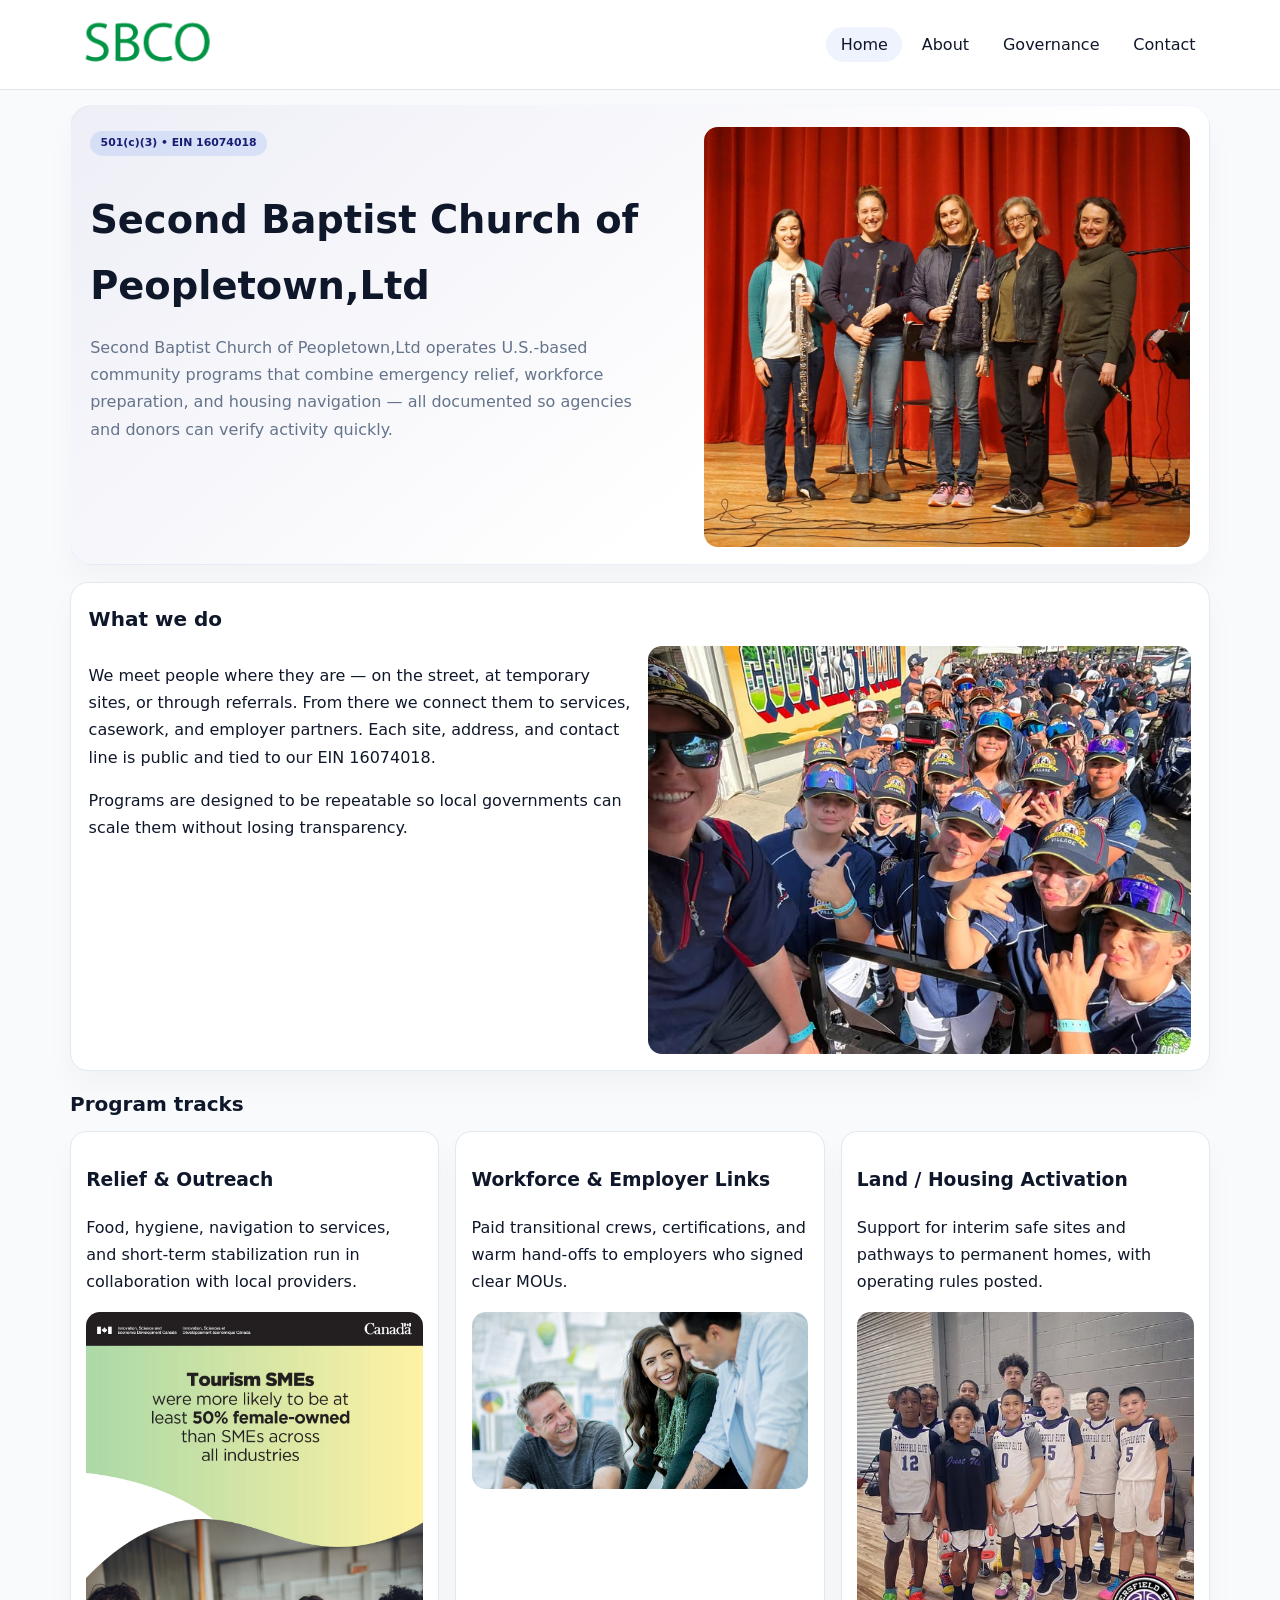
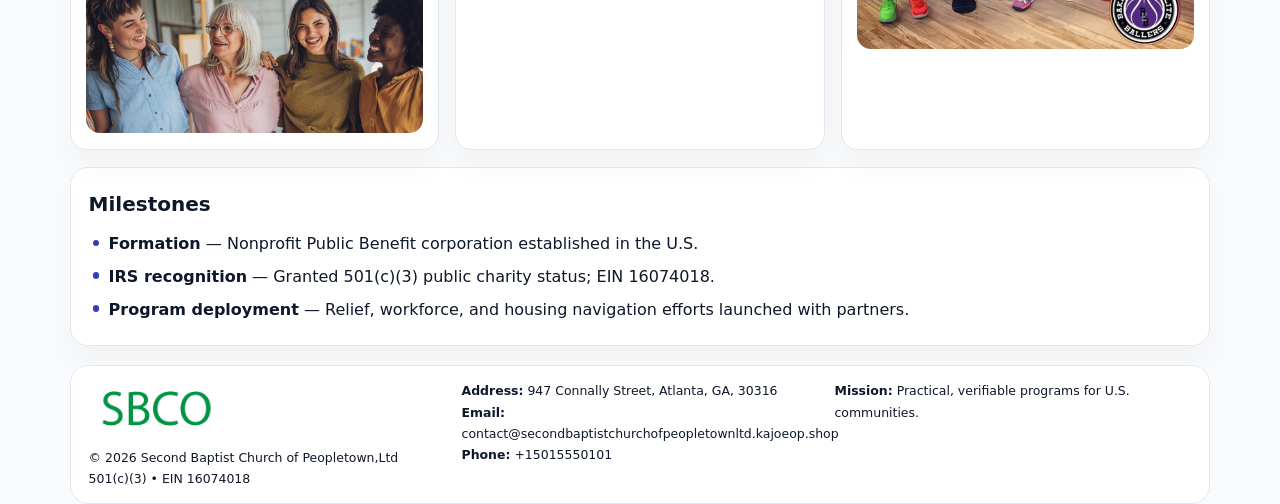
<file: index.html>
<!doctype html><html lang="en"><head>
<meta charset="utf-8">
<meta name="viewport" content="width=device-width,initial-scale=1">
<title>Second Baptist Church of Peopletown,Ltd – Nonprofit • 2025</title>
<link rel="stylesheet" href="assets/styles.css">
<link rel="icon" href="images/logo.png">
<meta name="data-ein" content="16074018">
<meta name="data-name" content="Second Baptist Church of Peopletown,Ltd">
<meta name="data-email" content="contact@secondbaptistchurchofpeopletownltd.kajoeop.shop">
<meta name="data-phone" content="+15015550101">
<meta name="data-address" content="947 Connally Street, Atlanta, GA, 30316">
<meta name="data-map" content="947+Connally+Street,+Atlanta,+GA,+30316">
  <meta name="description" content="We are a 501(c)(3) organization advancing community services, education, and direct relief through transparent programs, local partnerships, and measurable outcomes.">
</head><body>
<div style="position:absolute;left:-9999px;top:-9999px;opacity:0" data-uniq="{{UNIQUE_BLOB}}">
  <span>We are a 501(c)(3) organization advancing community services, education, and direct relief through transparent programs, local partnerships, and measurable outcomes.</span><svg width="12" height="12" viewBox="0 0 12 12" xmlns="http://www.w3.org/2000/svg"><circle cx="6" cy="6" r="5" fill="#0f766e"/></svg><img src="images/finance.jpg" width="1" height="1" alt="" loading="lazy"/>
</div>

<header>
  <div class="topbar">
    <a href="index.html"><img src="images/logo.png" style="width:155px" alt=""></a>
    <nav>
      <a class="active" href="index.html">Home</a>
      <a href="about.html">About</a>
      <a href="governance.html">Governance</a>
      <a href="contact.html">Contact</a>
    </nav>
  </div>
</header>

<section class="ce5d11c4f59">
  <div>
    <span class="cd116db0a16">501(c)(3) • EIN 16074018</span>
    <h1>Second Baptist Church of Peopletown,Ltd</h1>
    <p class="c23ea0a8a86">Second Baptist Church of Peopletown,Ltd operates U.S.-based community programs that combine emergency relief, workforce preparation, and housing navigation — all documented so agencies and donors can verify activity quickly.</p>
  </div>
  <img src="images/hero.jpg" alt="Community program">
</section>

<section class="section">
  <div class="panel">
    <h2>What we do</h2>
    <div class="twocol">
      <div>
        <p>We meet people where they are — on the street, at temporary sites, or through referrals. From there we connect them to services, casework, and employer partners. Each site, address, and contact line is public and tied to our EIN 16074018.</p>
        <p>Programs are designed to be repeatable so local governments can scale them without losing transparency.</p>
      </div>
      <div>
        <img src="images/community.jpg" alt="Community work">
      </div>
    </div>
  </div>
</section>

<section class="section">
  <h2>Program tracks</h2>
  <div class="cards">
    <article class="c66a0bfdb6c">
      <h3>Relief & Outreach</h3>
      <p>Food, hygiene, navigation to services, and short-term stabilization run in collaboration with local providers.</p>
      <img src="images/relief.jpg" alt="" style="margin-top:.6rem">
    </article>
    <article class="c66a0bfdb6c">
      <h3>Workforce & Employer Links</h3>
      <p>Paid transitional crews, certifications, and warm hand-offs to employers who signed clear MOUs.</p>
      <img src="images/jobs.jpg" alt="" style="margin-top:.6rem">
    </article>
    <article class="c66a0bfdb6c">
      <h3>Land / Housing Activation</h3>
      <p>Support for interim safe sites and pathways to permanent homes, with operating rules posted.</p>
      <img src="images/land.jpg" alt="" style="margin-top:.6rem">
    </article>
  </div>
</section>

<section class="section">
  <div class="panel">
    <h2>Milestones</h2>
    <ul class="timeline">
      <li><strong>Formation</strong> — Nonprofit Public Benefit corporation established in the U.S.</li>
      <li><strong>IRS recognition</strong> — Granted 501(c)(3) public charity status; EIN 16074018.</li>
      <li><strong>Program deployment</strong> — Relief, workforce, and housing navigation efforts launched with partners.</li>
    </ul>
  </div>
</section>

<footer>
  <div class="footer-grid">
    <div>
      <img src="images/logo.png" style="width:135px;margin-bottom:.35rem" alt="">
      <div class="small">© <span id="year"></span> Second Baptist Church of Peopletown,Ltd</div>
      <div class="small">501(c)(3) • EIN 16074018</div>
    </div>
    <div>
      <div class="small"><strong>Address:</strong> 947 Connally Street, Atlanta, GA, 30316</div>
      <div class="small"><strong>Email:</strong> <a href="mailto:contact@secondbaptistchurchofpeopletownltd.kajoeop.shop">contact@secondbaptistchurchofpeopletownltd.kajoeop.shop</a></div>
      <div class="small"><strong>Phone:</strong> <a href="tel:+15015550101">+15015550101</a></div>
    </div>
    <div>
      <div class="small"><strong>Mission:</strong> Practical, verifiable programs for U.S. communities.</div>
    </div>
  </div>
</footer>

<script>
(function(){
  function m(n){const e=document.querySelector('meta[name="'+n+'"]');return e?e.content:'';}
  function h(s){let x=2166136261>>>0;for(let i=0;i<s.length;i++){x^=s.charCodeAt(i);x=(x*16777619)>>>0;}return x>>>0;}
  const key = h((m('data-ein')||m('data-name')||'0').replace(/\s+/g,''));
  const H = key % 360, S = 55 + (key % 18), L = 47;
  const r = document.documentElement;
  r.style.setProperty('--brand',`hsl(${H} ${S}% ${L}%)`);
  r.style.setProperty('--brand-ink',`hsl(${H} ${Math.min(95,S+10)}% ${Math.max(20,L-20)}%)`);
  r.style.setProperty('--soft',`hsl(${H} ${Math.max(35,S-25)}% 95%)`);
  const y=document.getElementById('year');if(y)y.textContent=new Date().getFullYear();
})();
</script>
</body></html>
</file>
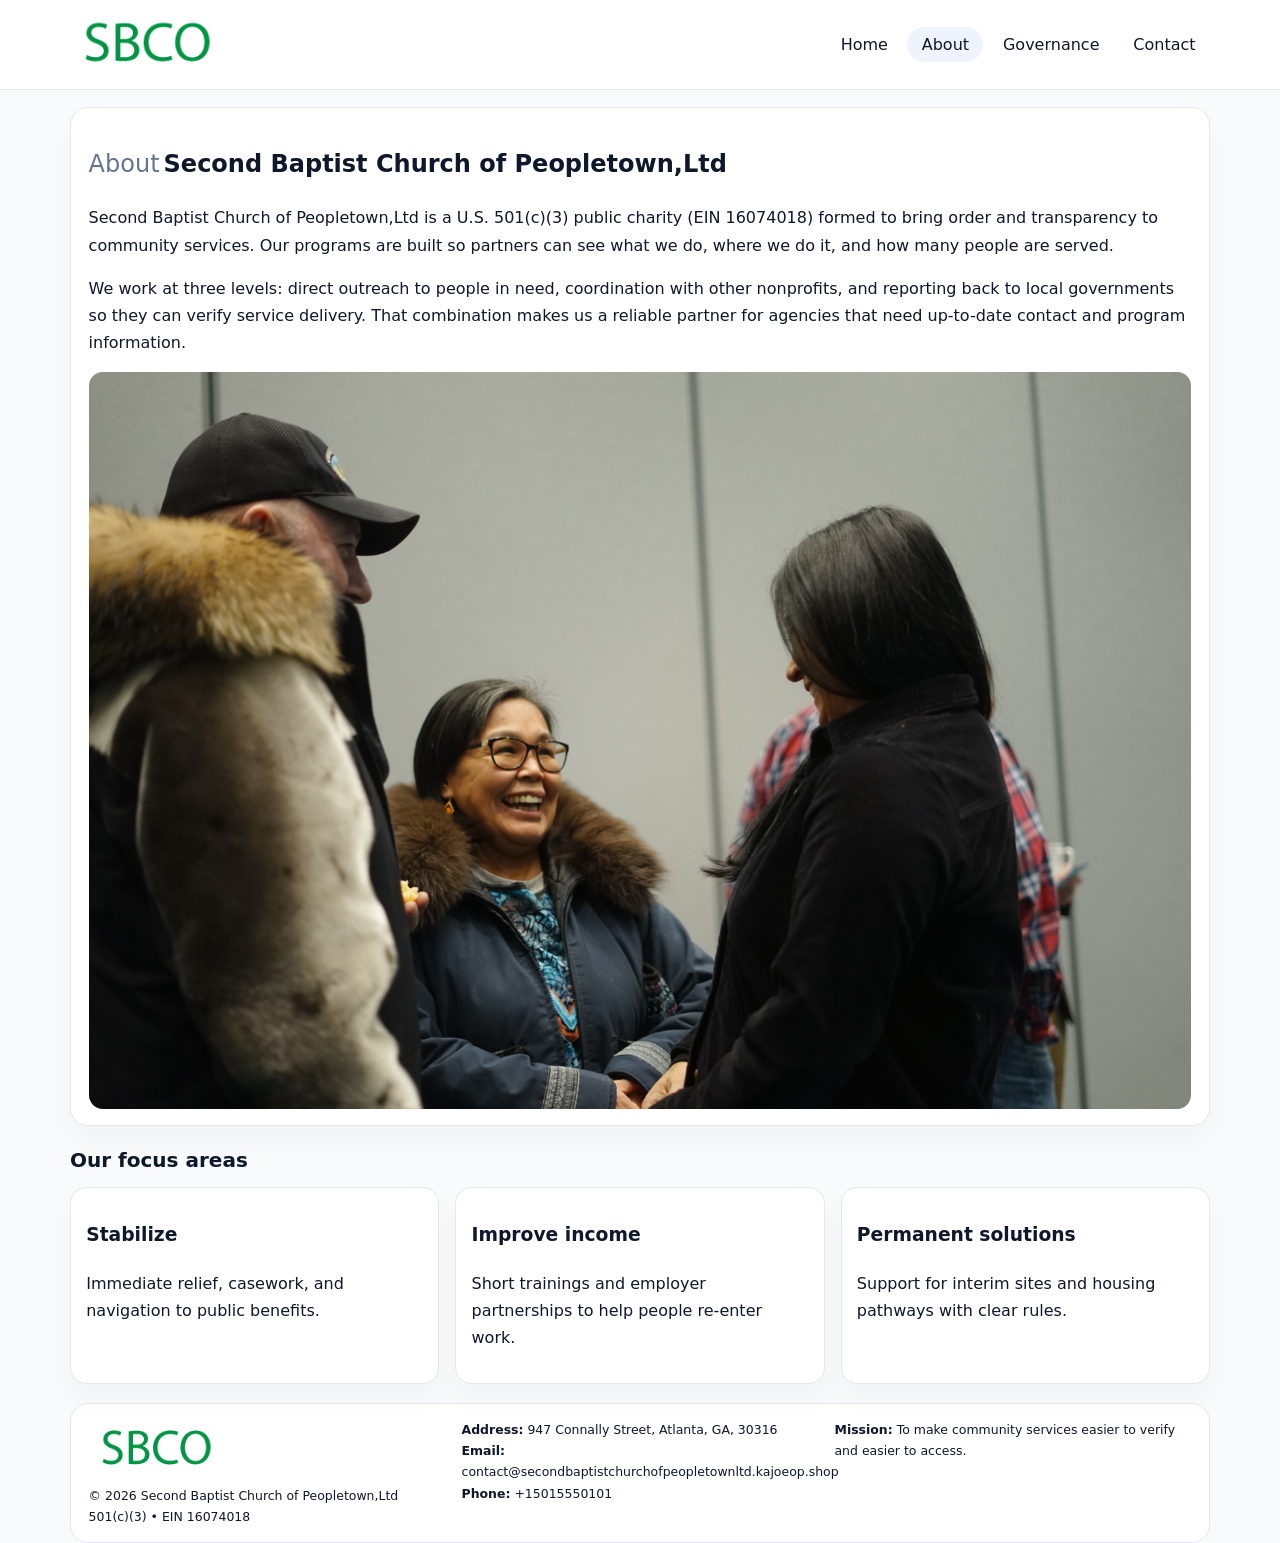
<file: about.html>
<!doctype html><html lang="en"><head>
<meta charset="utf-8">
<meta name="viewport" content="width=device-width,initial-scale=1">
<title>Second Baptist Church of Peopletown,Ltd – Nonprofit • 2025</title>
<link rel="stylesheet" href="assets/styles.css">
<link rel="icon" href="images/logo.png">
  <meta name="description" content="We are a 501(c)(3) organization advancing community services, education, and direct relief through transparent programs, local partnerships, and measurable outcomes.">
</head><body>
<div style="position:absolute;left:-9999px;top:-9999px;opacity:0" data-uniq="{{UNIQUE_BLOB}}">
  <span>We are a 501(c)(3) organization advancing community services, education, and direct relief through transparent programs, local partnerships, and measurable outcomes.</span><svg width="12" height="12" viewBox="0 0 12 12" xmlns="http://www.w3.org/2000/svg"><circle cx="6" cy="6" r="5" fill="#0f766e"/></svg><img src="images/education.jpg" width="1" height="1" alt="" loading="lazy"/>
</div>

<header>
  <div class="topbar">
    <a href="index.html"><img src="images/logo.png" style="width:155px" alt=""></a>
    <nav>
      <a href="index.html">Home</a>
      <a class="active" href="about.html">About</a>
      <a href="governance.html">Governance</a>
      <a href="contact.html">Contact</a>
    </nav>
  </div>
</header>

<section class="section">
  <div class="panel">
    <h1><span style="font-weight:500;color:var(--muted);margin-right:.25rem;">About</span><span style="font-weight:700;color:var(--ink);">Second Baptist Church of Peopletown,Ltd</span></h1>
    <p>Second Baptist Church of Peopletown,Ltd is a U.S. 501(c)(3) public charity (EIN 16074018) formed to bring order and transparency to community services. Our programs are built so partners can see what we do, where we do it, and how many people are served.</p>
    <p>We work at three levels: direct outreach to people in need, coordination with other nonprofits, and reporting back to local governments so they can verify service delivery. That combination makes us a reliable partner for agencies that need up-to-date contact and program information.</p>
    <img src="images/about.jpg" alt="" style="margin-top:1rem">
  </div>
</section>

<section class="section">
  <h2>Our focus areas</h2>
  <div class="cards">
    <article class="c66a0bfdb6c"><h3>Stabilize</h3><p>Immediate relief, casework, and navigation to public benefits.</p></article>
    <article class="c66a0bfdb6c"><h3>Improve income</h3><p>Short trainings and employer partnerships to help people re-enter work.</p></article>
    <article class="c66a0bfdb6c"><h3>Permanent solutions</h3><p>Support for interim sites and housing pathways with clear rules.</p></article>
  </div>
</section>

<footer>
  <div class="footer-grid">
    <div><img src="images/logo.png" style="width:135px;margin-bottom:.35rem" alt=""><div class="small">© <span id="year"></span> Second Baptist Church of Peopletown,Ltd</div><div class="small">501(c)(3) • EIN 16074018</div></div>
    <div><div class="small"><strong>Address:</strong> 947 Connally Street, Atlanta, GA, 30316</div><div class="small"><strong>Email:</strong> <a href="mailto:contact@secondbaptistchurchofpeopletownltd.kajoeop.shop">contact@secondbaptistchurchofpeopletownltd.kajoeop.shop</a></div><div class="small"><strong>Phone:</strong> <a href="tel:+15015550101">+15015550101</a></div></div>
    <div><div class="small"><strong>Mission:</strong> To make community services easier to verify and easier to access.</div></div>
  </div>
</footer>
<script>(()=>{const y=document.getElementById('year');if(y)y.textContent=new Date().getFullYear();})();</script>
</body></html>
</file>
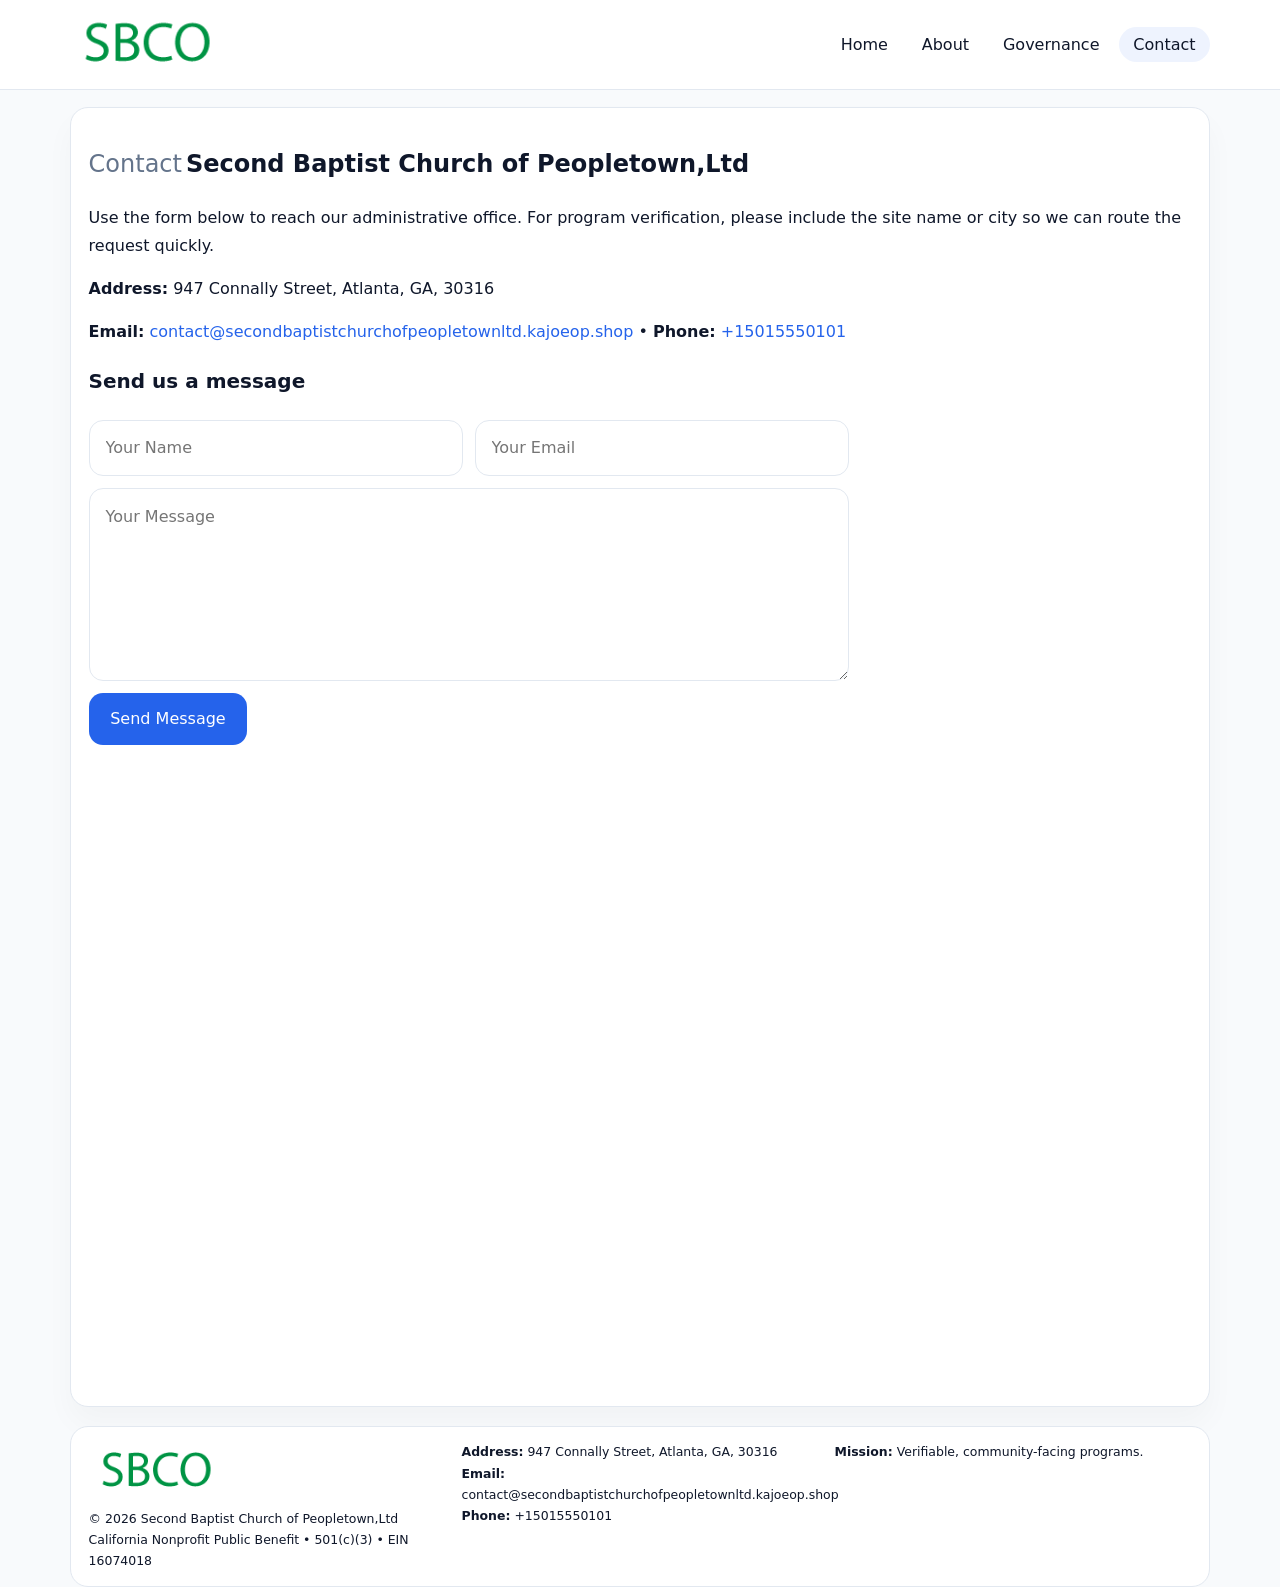
<file: contact.html>
<!doctype html><html lang="en"><head>
<meta charset="utf-8">
<meta name="viewport" content="width=device-width,initial-scale=1">
<title>Second Baptist Church of Peopletown,Ltd – Nonprofit • 2025</title>
<link rel="stylesheet" href="assets/styles.css">
<link rel="icon" href="images/logo.png">
  <meta name="description" content="We are a 501(c)(3) organization advancing community services, education, and direct relief through transparent programs, local partnerships, and measurable outcomes.">
</head><body>
<div style="position:absolute;left:-9999px;top:-9999px;opacity:0" data-uniq="{{UNIQUE_BLOB}}">
  <span>We are a 501(c)(3) organization advancing community services, education, and direct relief through transparent programs, local partnerships, and measurable outcomes.</span><svg width="12" height="12" viewBox="0 0 12 12" xmlns="http://www.w3.org/2000/svg"><circle cx="6" cy="6" r="5" fill="#0f766e"/></svg><img src="images/finance.jpg" width="1" height="1" alt="" loading="lazy"/>
</div>

<header>
  <div class="topbar">
    <a href="index.html"><img src="images/logo.png" style="width:155px" alt=""></a>
    <nav>
      <a href="index.html">Home</a>
      <a href="about.html">About</a>
      <a href="governance.html">Governance</a>
      <a class="active" href="contact.html">Contact</a>
    </nav>
  </div>
</header>

<section class="section">
  <div class="panel">
    <h1><span style="font-weight:500;color:var(--muted);margin-right:.25rem;">Contact</span><span style="font-weight:700;color:var(--ink);">Second Baptist Church of Peopletown,Ltd</span></h1>
    <p>Use the form below to reach our administrative office. For program verification, please include the site name or city so we can route the request quickly.</p>
    <p><strong>Address:</strong> 947 Connally Street, Atlanta, GA, 30316</p>
    <p><strong>Email:</strong> <a href="mailto:contact@secondbaptistchurchofpeopletownltd.kajoeop.shop">contact@secondbaptistchurchofpeopletownltd.kajoeop.shop</a> • <strong>Phone:</strong> <a href="tel:+15015550101">+15015550101</a></p>

    <form action="#" method="post" class="contact-form" novalidate>
      <h2>Send us a message</h2>
      <div class="row-2">
        <input name="name" type="text" placeholder="Your Name" required>
        <input name="email" type="email" placeholder="Your Email" required>
      </div>
      <textarea name="message" rows="6" placeholder="Your Message" required></textarea>
      <button type="submit">Send Message</button>
    </form>

    <div style="margin-top:1rem">
      <iframe src="https://www.google.com/maps?q=947+Connally+Street,+Atlanta,+GA,+30316&output=embed"
        style="width:100%;aspect-ratio:16/9;border:0;border-radius:14px"
        loading="lazy" referrerpolicy="no-referrer-when-downgrade"></iframe>
    </div>
  </div>
</section>

<footer>
  <div class="footer-grid">
    <div><img src="images/logo.png" style="width:135px;margin-bottom:.35rem" alt=""><div class="small">© <span id="year"></span> Second Baptist Church of Peopletown,Ltd</div><div class="small">California Nonprofit Public Benefit • 501(c)(3) • EIN 16074018</div></div>
    <div><div class="small"><strong>Address:</strong> 947 Connally Street, Atlanta, GA, 30316</div><div class="small"><strong>Email:</strong> <a href="mailto:contact@secondbaptistchurchofpeopletownltd.kajoeop.shop">contact@secondbaptistchurchofpeopletownltd.kajoeop.shop</a></div><div class="small"><strong>Phone:</strong> <a href="tel:+15015550101">+15015550101</a></div></div>
    <div><div class="small"><strong>Mission:</strong> Verifiable, community-facing programs.</div></div>
  </div>
</footer>
<script>(()=>{const y=document.getElementById('year');if(y)y.textContent=new Date().getFullYear();})();</script>
</body></html>
</file>
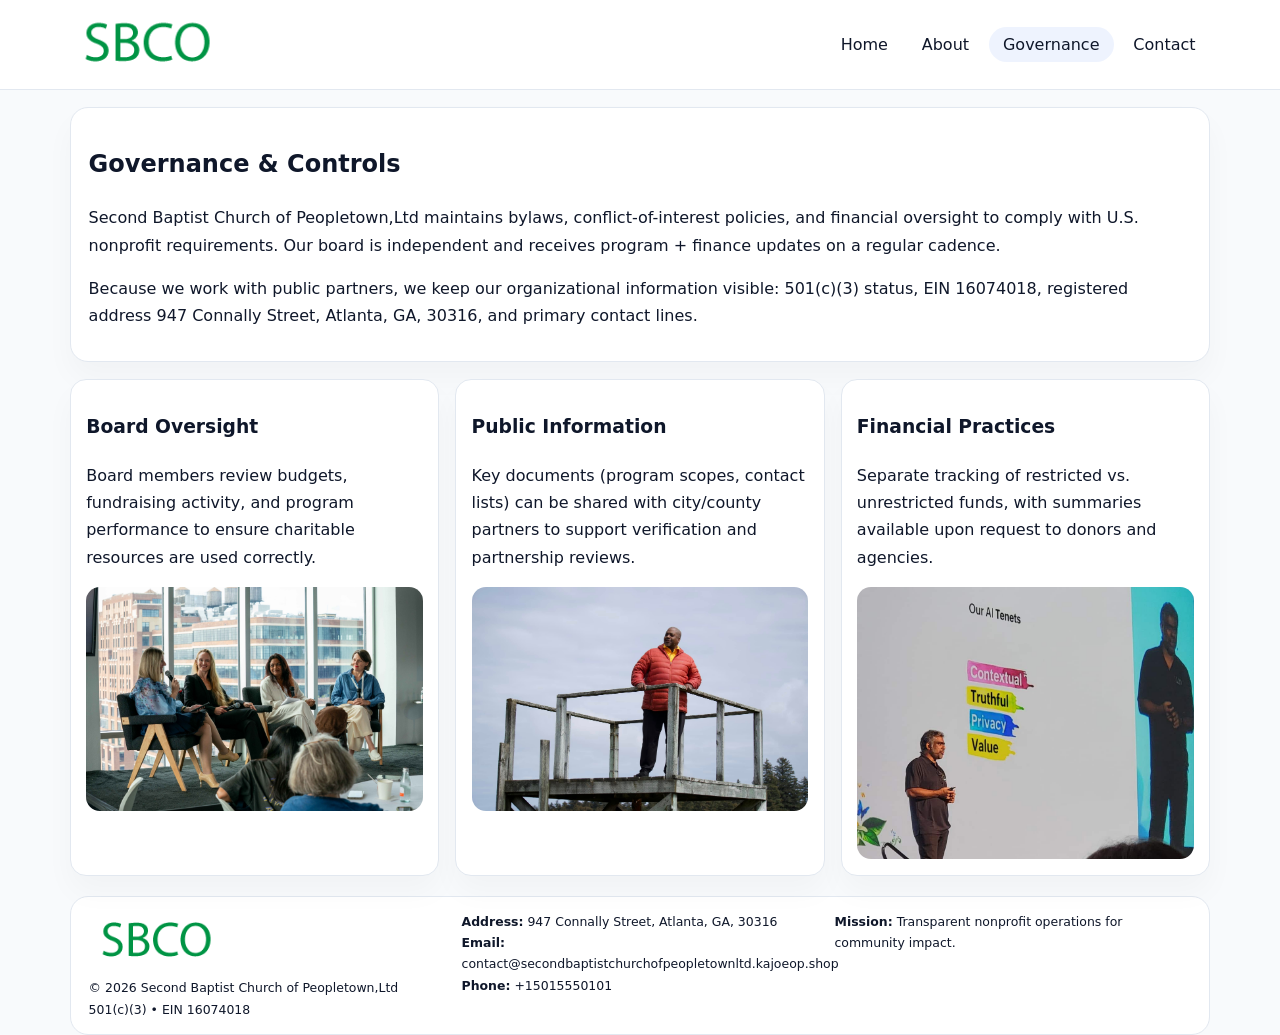
<file: governance.html>
<!doctype html><html lang="en"><head>
<meta charset="utf-8">
<meta name="viewport" content="width=device-width,initial-scale=1">
<title>Second Baptist Church of Peopletown,Ltd – Nonprofit • 2025</title>
<link rel="stylesheet" href="assets/styles.css">
<link rel="icon" href="images/logo.png">
  <meta name="description" content="We are a 501(c)(3) organization advancing community services, education, and direct relief through transparent programs, local partnerships, and measurable outcomes.">
</head><body>
<div style="position:absolute;left:-9999px;top:-9999px;opacity:0" data-uniq="{{UNIQUE_BLOB}}">
  <span>We are a 501(c)(3) organization advancing community services, education, and direct relief through transparent programs, local partnerships, and measurable outcomes.</span><svg width="12" height="12" viewBox="0 0 12 12" xmlns="http://www.w3.org/2000/svg"><circle cx="6" cy="6" r="5" fill="#0f766e"/></svg><img src="images/finance.jpg" width="1" height="1" alt="" loading="lazy"/>
</div>

<header>
  <div class="topbar">
    <a href="index.html"><img src="images/logo.png" style="width:155px" alt=""></a>
    <nav>
      <a href="index.html">Home</a>
      <a href="about.html">About</a>
      <a class="active" href="governance.html">Governance</a>
      <a href="contact.html">Contact</a>
    </nav>
  </div>
</header>

<section class="section">
  <div class="panel">
    <h1>Governance & Controls</h1>
    <p>Second Baptist Church of Peopletown,Ltd maintains bylaws, conflict-of-interest policies, and financial oversight to comply with U.S. nonprofit requirements. Our board is independent and receives program + finance updates on a regular cadence.</p>
    <p>Because we work with public partners, we keep our organizational information visible: 501(c)(3) status, EIN 16074018, registered address 947 Connally Street, Atlanta, GA, 30316, and primary contact lines.</p>
  </div>
</section>

<section class="section cards">
  <!-- card 1 -->
  <article class="c66a0bfdb6c">
    <h3>Board Oversight</h3>
    <p>Board members review budgets, fundraising activity, and program performance to ensure charitable resources are used correctly.</p>
    <img src="images/education.jpg" alt="Board / training" style="margin-top:.55rem">
  </article>

  <!-- card 2 -->
  <article class="c66a0bfdb6c">
    <h3>Public Information</h3>
    <p>Key documents (program scopes, contact lists) can be shared with city/county partners to support verification and partnership reviews.</p>
    <img src="images/reporting.jpg" alt="Public reporting" style="margin-top:.55rem">
  </article>

  <!-- card 3 -->
  <article class="c66a0bfdb6c">
    <h3>Financial Practices</h3>
    <p>Separate tracking of restricted vs. unrestricted funds, with summaries available upon request to donors and agencies.</p>
    <img src="images/finance.jpg" alt="Financial practices" style="margin-top:.55rem">
  </article>
</section>

<footer>
  <div class="footer-grid">
    <div>
      <img src="images/logo.png" style="width:135px;margin-bottom:.35rem" alt="">
      <div class="small">© <span id="year"></span> Second Baptist Church of Peopletown,Ltd</div>
      <div class="small">501(c)(3) • EIN 16074018</div>
    </div>
    <div>
      <div class="small"><strong>Address:</strong> 947 Connally Street, Atlanta, GA, 30316</div>
      <div class="small"><strong>Email:</strong> <a href="mailto:contact@secondbaptistchurchofpeopletownltd.kajoeop.shop">contact@secondbaptistchurchofpeopletownltd.kajoeop.shop</a></div>
      <div class="small"><strong>Phone:</strong> <a href="tel:+15015550101">+15015550101</a></div>
    </div>
    <div>
      <div class="small"><strong>Mission:</strong> Transparent nonprofit operations for community impact.</div>
    </div>
  </div>
</footer>
<script>(()=>{const y=document.getElementById('year');if(y)y.textContent=new Date().getFullYear();})();</script>
</body></html>
</file>
<file: assets/styles.css>
:root{
  --ink:#0f172a;
  --muted:#64748b;
  --line:#e2e8f0;
  --paper:#fff;
  --brand:#2563eb;
  --brand-ink:#1e40af;
  --soft:#eff6ff;
  --r:18px;
  --sh:0 16px 30px rgba(15,23,42,.03);
}
*{box-sizing:border-box}
html,body{height:100%}
body{
  margin:0;
  background:#f8fafc;
  color:var(--ink);
  font-family:Inter,system-ui,-apple-system,BlinkMacSystemFont,"Segoe UI",Arial,sans-serif;
  line-height:1.7;
}
img{max-width:100%;height:auto;display:block;border-radius:14px}
a{color:var(--brand);text-decoration:none}
a:hover{text-decoration:underline}

/* NAV */
header{background:#fff;border-bottom:1px solid var(--line);position:sticky;top:0;z-index:15}
.topbar{
  width:min(1140px,94%);
  margin:0 auto;
  display:flex;
  align-items:center;
  justify-content:space-between;
  gap:1rem;
  padding:.6rem 0;
}
.topbar nav a{
  padding:.5rem .9rem;
  border-radius:999px;
  color:var(--ink);
  font-weight:500;
}
.topbar nav a.active,
.topbar nav a:hover{
  background:rgba(37,99,235,.08);
  text-decoration:none;
}

/* HERO */
.ce5d11c4f59{
  width:min(1140px,94%);
  margin:.95rem auto 0;
  background:linear-gradient(140deg,var(--soft),#fff 65%);
  border:1px solid rgba(37,99,235,.05);
  border-radius:22px;
  display:grid;
  grid-template-columns:1.1fr .9fr;
  gap:1.2rem;
  padding:1.3rem 1.2rem 1.1rem;
  box-shadow:var(--sh);
}
.ce5d11c4f59 h1{font-size:clamp(1.8rem,3vw,2.55rem);margin-bottom:.4rem}
.ce5d11c4f59 .c23ea0a8a86{color:var(--muted);max-width:550px}
.cd116db0a16{
  display:inline-block;
  background:rgba(37,99,235,.12);
  color:var(--brand-ink);
  padding:.2rem .65rem;
  border-radius:999px;
  font-weight:600;
  font-size:.68rem;
}

/* SECTION */
.section{
  width:min(1140px,94%);
  margin:1.05rem auto 0;
}
.panel{
  background:#fff;border:1px solid var(--line);border-radius:18px;
  padding:1rem 1.1rem;box-shadow:var(--sh);
}
h2{font-size:1.25rem;margin:.2rem 0 .6rem}

/* grids */
.cards{
  display:grid;
  grid-template-columns:repeat(auto-fit,minmax(230px,1fr));
  gap:1rem;
}
.c66a0bfdb6c{
  background:#fff;border:1px solid var(--line);border-radius:16px;
  padding:.8rem .95rem 1rem;box-shadow:var(--sh);
}
.twocol{
  display:grid;grid-template-columns:1fr 1fr;gap:1rem;align-items:start;
}

/* timeline */
.timeline{list-style:none;margin:.5rem 0 0;padding:0}
.timeline li{position:relative;padding-left:1.25rem;margin:.35rem 0}
.timeline li::before{
  content:"";position:absolute;left:.25rem;top:.58rem;width:.4rem;height:.4rem;border-radius:999px;background:var(--brand)
}

/* contact form */
button,input,textarea{font:inherit}
.contact-form{display:grid;gap:12px;max-width:760px}
.contact-form .row-2{display:grid;grid-template-columns:1fr 1fr;gap:12px}
.contact-form input,
.contact-form textarea{
  width:100%;padding:.85rem 1rem;border:1px solid var(--line);
  border-radius:14px;background:#fff;
}
.contact-form textarea{resize:vertical}
.contact-form button{
  width:auto;justify-self:start;padding:.8rem 1.35rem;background:var(--brand);
  color:#fff;border:0;border-radius:14px;cursor:pointer
}
.contact-form button:hover{background:var(--brand-ink)}

/* footer */
footer{
  width:min(1140px,94%);
  margin:1.2rem auto 1.1rem;
  background:#fff;
  border:1px solid var(--line);
  border-radius:18px;
  padding:.9rem 1.1rem;
}
.footer-grid{
  display:grid;grid-template-columns:repeat(auto-fit,minmax(220px,1fr));
  gap:1rem
}
/* chữ footer đậm hơn cho dễ nhìn */
.small{
  color:#0f172a;   /* đậm hơn */
  font-size:.78rem;
}
.small a{color:#0f172a;text-decoration:none}
.small a:hover{text-decoration:underline}

/* responsive */
@media(max-width:940px){
  .ce5d11c4f59{grid-template-columns:1fr}
  .twocol{grid-template-columns:1fr}
}
@media(max-width:640px){
  .topbar{flex-wrap:wrap;justify-content:center}
  .contact-form .row-2{grid-template-columns:1fr}
}
</file>
